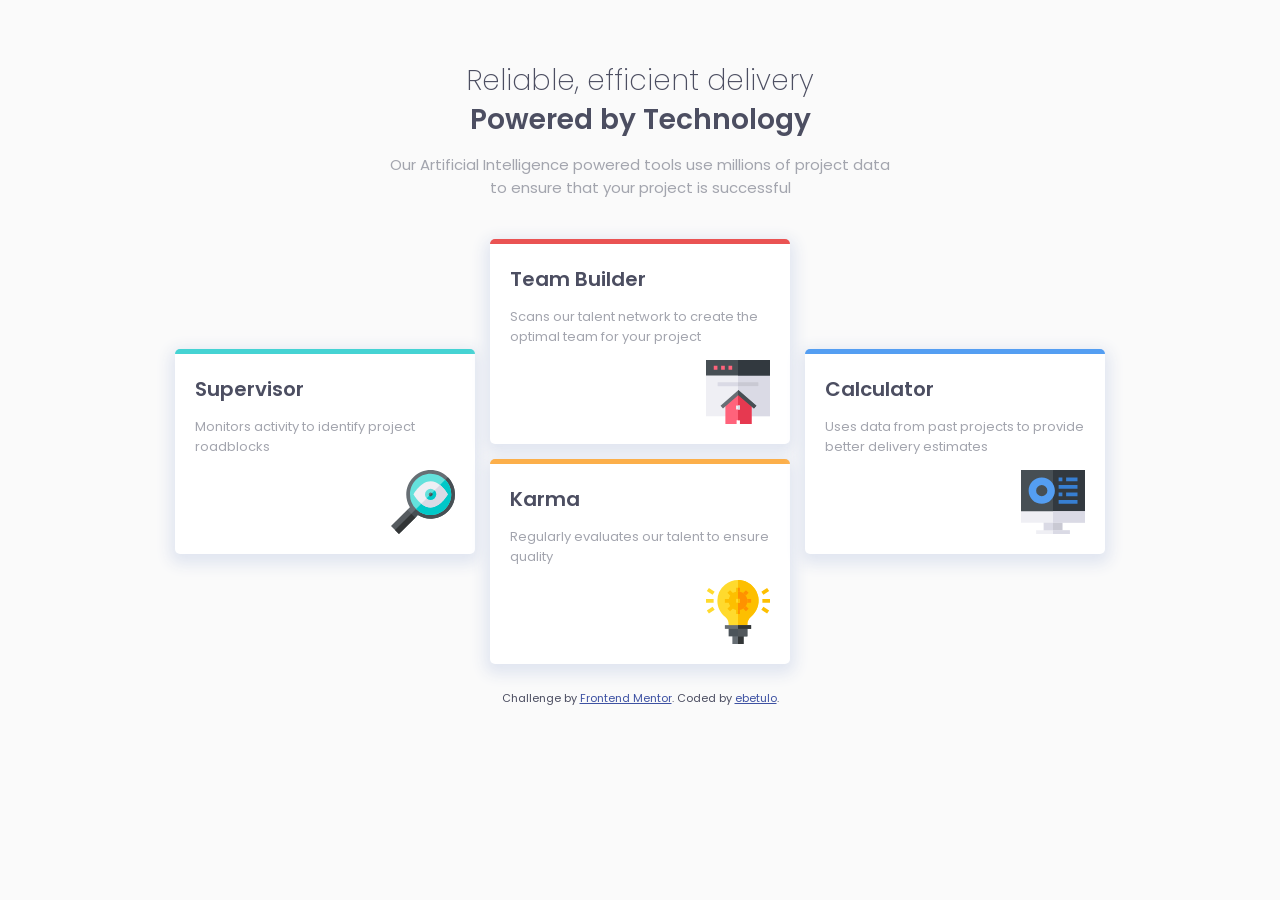
<file: index.html>
<!DOCTYPE html>
<html lang="en">
<head>
  <meta charset="UTF-8">
  <meta name="viewport" content="width=device-width, initial-scale=1.0"> <!-- displays site properly based on user's device -->

  <link rel="icon" type="image/png" sizes="32x32" href="./images/favicon-32x32.png">
  <link href="https://fonts.googleapis.com/css2?family=Poppins:wght@200;400;600&display=swap" rel="stylesheet">
  <link rel="stylesheet" href="style.css">

  <title>Frontend Mentor | Four card feature section</title>

</head>
<body>
  
  <div class="header">
    <h1>Reliable, efficient delivery</h1>   
    <h2>Powered by Technology</h2>
    <div class="subtitle">
      <p>Our Artificial Intelligence powered tools use millions of project data <br> 
      to ensure that your project is successful</p>
    </div>
  </div>

  <div class="cards">  
    <div class="supervisor_card">
      <h3>Supervisor</h3>
      <p>Monitors activity to identify project roadblocks</p>
      <img src="images/icon-supervisor.svg" alt="icon-supervisor">
    </div> 
    <div class="teambuilder_card">
      <h3>Team Builder</h3>
      <p>Scans our talent network to create the optimal team for your project</p>
      <img src="images/icon-team-builder.svg" alt="icon-team-builder">
    </div>
    <div class="karma_card">
      <h3>Karma</h3>
      <p>Regularly evaluates our talent to ensure quality</p>
      <img src="images/icon-karma.svg" alt="icon-karma">
    </div>
    <div class="calculator_card">
      <h3>Calculator</h3>
      <p>Uses data from past projects to provide better delivery estimates</p>
      <img src="images/icon-calculator.svg" alt="icon-calculator">
    </div>
  </div>

  <footer>
    <p class="attribution">
      Challenge by <a href="https://www.frontendmentor.io?ref=challenge" target="_blank">Frontend Mentor</a>. 
      Coded by <a href="https://github.com/ebetulo" target="_blank">ebetulo</a>.
    </p>
  </footer>
</body>
</html>
</file>
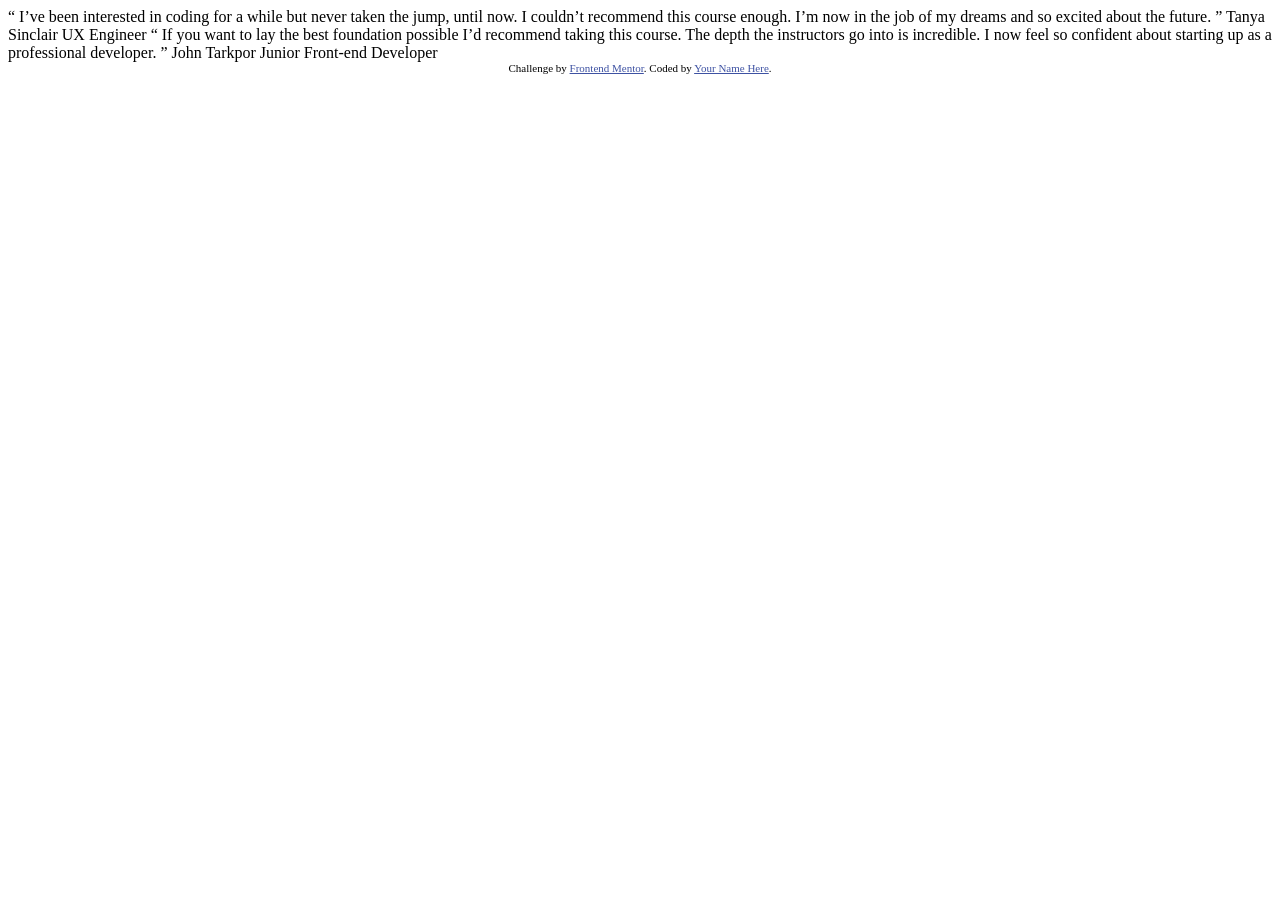
<file: coding-bootcamp-testimonials-slider-master/index.html>
<!DOCTYPE html>
<html lang="en">
<head>
  <meta charset="UTF-8">
  <meta name="viewport" content="width=device-width, initial-scale=1.0"> <!-- displays site properly based on user's device -->

  <link rel="icon" type="image/png" sizes="32x32" href="./images/favicon-32x32.png">
  
  <title>Frontend Mentor | Coding Bootcamp Testimonials Slider</title>

  <!-- Feel free to remove these styles or customise in your own stylesheet 👍 -->
  <style>
    .attribution { font-size: 11px; text-align: center; }
    .attribution a { color: hsl(228, 45%, 44%); }
  </style>
</head>
<body>

  “ I’ve been interested in coding for a while but never taken the jump, until now. 
  I couldn’t recommend this course enough. I’m now in the job of my dreams and so 
  excited about the future. ”

  Tanya Sinclair
  UX Engineer

  “ If you want to lay the best foundation possible I’d recommend taking this course. 
  The depth the instructors go into is incredible. I now feel so confident about 
  starting up as a professional developer. ”

  John Tarkpor
  Junior Front-end Developer
  
  <div class="attribution">
    Challenge by <a href="https://www.frontendmentor.io?ref=challenge" target="_blank">Frontend Mentor</a>. 
    Coded by <a href="#">Your Name Here</a>.
  </div>
</body>
</html>
</file>
<file: style.css>
body {
  font-family: 'Poppins', sans-serif;
  background-color:hsl(0, 0%, 98%);
  color: hsl(234, 12%, 34%);
}

/* Header and Subtitle */

.header { 
  text-align: center;
  padding-bottom: 20px;
  margin-top: 60px;
  margin-bottom: 5px;
}

h1 {
  font-size: 28px;
  font-weight: 200;
  margin: 0;
}

h2 {
  font-size: 28px;
  font-weight: 600; 
  margin: 0;
  line-height: 1.3;
}

h3 {
  font-size: 20px;
  font-weight: 600;
  margin: 0;
}

img {
  position: relative;
  float: right;
}

.subtitle {
  font-size: 15px;
  color: hsl(229, 6%, 66%);
  
}

/* Cards */

.cards {
  display: grid;
  grid-template-columns: repeat(3,300px);
  grid-template-rows: repeat(4, auto);
  grid-gap: 15px;
  justify-content: center;
}

.supervisor_card {
 background-color: hsl(0, 0%, 100%);
 border-radius: 5px 5px 5px 5px;
 grid-area: 2/1/4/2;
 padding: 20px;
 border-top: solid 5px hsl(180, 62%, 55%);
 box-shadow: 0px 5px 15px 5px hsl(224, 33%, 91%);
}

.supervisor_card p {
  color: hsl(229, 6%, 66%);
  font-size: 13px;
}

.teambuilder_card {
  background-color: hsl(0, 0%, 100%);
  border-radius: 5px 5px 5px 5px;
  grid-area: 1/2/3/3;
  padding: 20px;
  border-top: solid 5px hsl(0, 78%, 62%);
  box-shadow: 0px 5px 15px 5px hsl(224, 33%, 91%);
}

.teambuilder_card p {
  color: hsl(229, 6%, 66%);
  font-size: 13px;
}

.karma_card {
  background-color: hsl(0, 0%, 100%);
  border-radius: 5px 5px 5px 5px;
  grid-area: 3/2/5/3;
  padding: 20px;
  border-top: solid 5px hsl(34, 97%, 64%);
  box-shadow: 0px 5px 15px 5px hsl(224, 33%, 91%);
}

.karma_card p {
  color: hsl(229, 6%, 66%);
  font-size: 13px;
}

.calculator_card {
  background-color: hsl(0, 0%, 100%);
  border-radius: 5px 5px 5px 5px;
  grid-area: 2/3/4/4;
  padding: 20px;
  border-top: solid 5px hsl(212, 86%, 64%);
  box-shadow: 0px 5px 15px 5px hsl(224, 33%, 91%);
}

.calculator_card p {
  color: hsl(229, 6%, 66%);
  font-size: 13px;
}

/* Footer */

footer {
  padding-top: 15px;
}
.attribution { 
  font-size: 11px; text-align: center; 
}
.attribution a {
   color: hsl(228, 45%, 44%); 
}

/* Mobile Version */

@media (max-width: 375px) {
  .cards {
    display: grid;
    grid-template-columns: repeat(1,minmax(0,1fr));
    grid-template-rows: auto;
    grid-gap: 15px;
    justify-content: center;
  }

  .supervisor_card {
    background-color: hsl(0, 0%, 100%);
    border-radius: 5px 5px 5px 5px;
    grid-area: 1/1/2/2;
    padding: 20px;
    margin: 15px;
    border-top: solid 5px hsl(180, 62%, 55%);
    box-shadow: 0px 5px 15px 5px hsl(224, 33%, 91%);
   }

   .teambuilder_card {
    background-color: hsl(0, 0%, 100%);
    border-radius: 5px 5px 5px 5px;
    grid-area: 2/1/3/2;
    padding: 20px;
    margin: 15px;
    border-top: solid 5px hsl(0, 78%, 62%);
    box-shadow: 0px 5px 15px 5px hsl(224, 33%, 91%);
  }

  .karma_card {
    background-color: hsl(0, 0%, 100%);
    border-radius: 5px 5px 5px 5px;
    grid-area: 3/1/4/2;
    padding: 20px;
    margin: 15px;
    border-top: solid 5px hsl(34, 97%, 64%);
    box-shadow: 0px 5px 15px 5px hsl(224, 33%, 91%);
  }

  .calculator_card {
    background-color: hsl(0, 0%, 100%);
    border-radius: 5px 5px 5px 5px;
    grid-area: 4/1/5/2;
    padding: 20px;
    margin: 15px;
    border-top: solid 5px hsl(212, 86%, 64%);
    box-shadow: 0px 5px 15px 5px hsl(224, 33%, 91%);
  }
</file>
